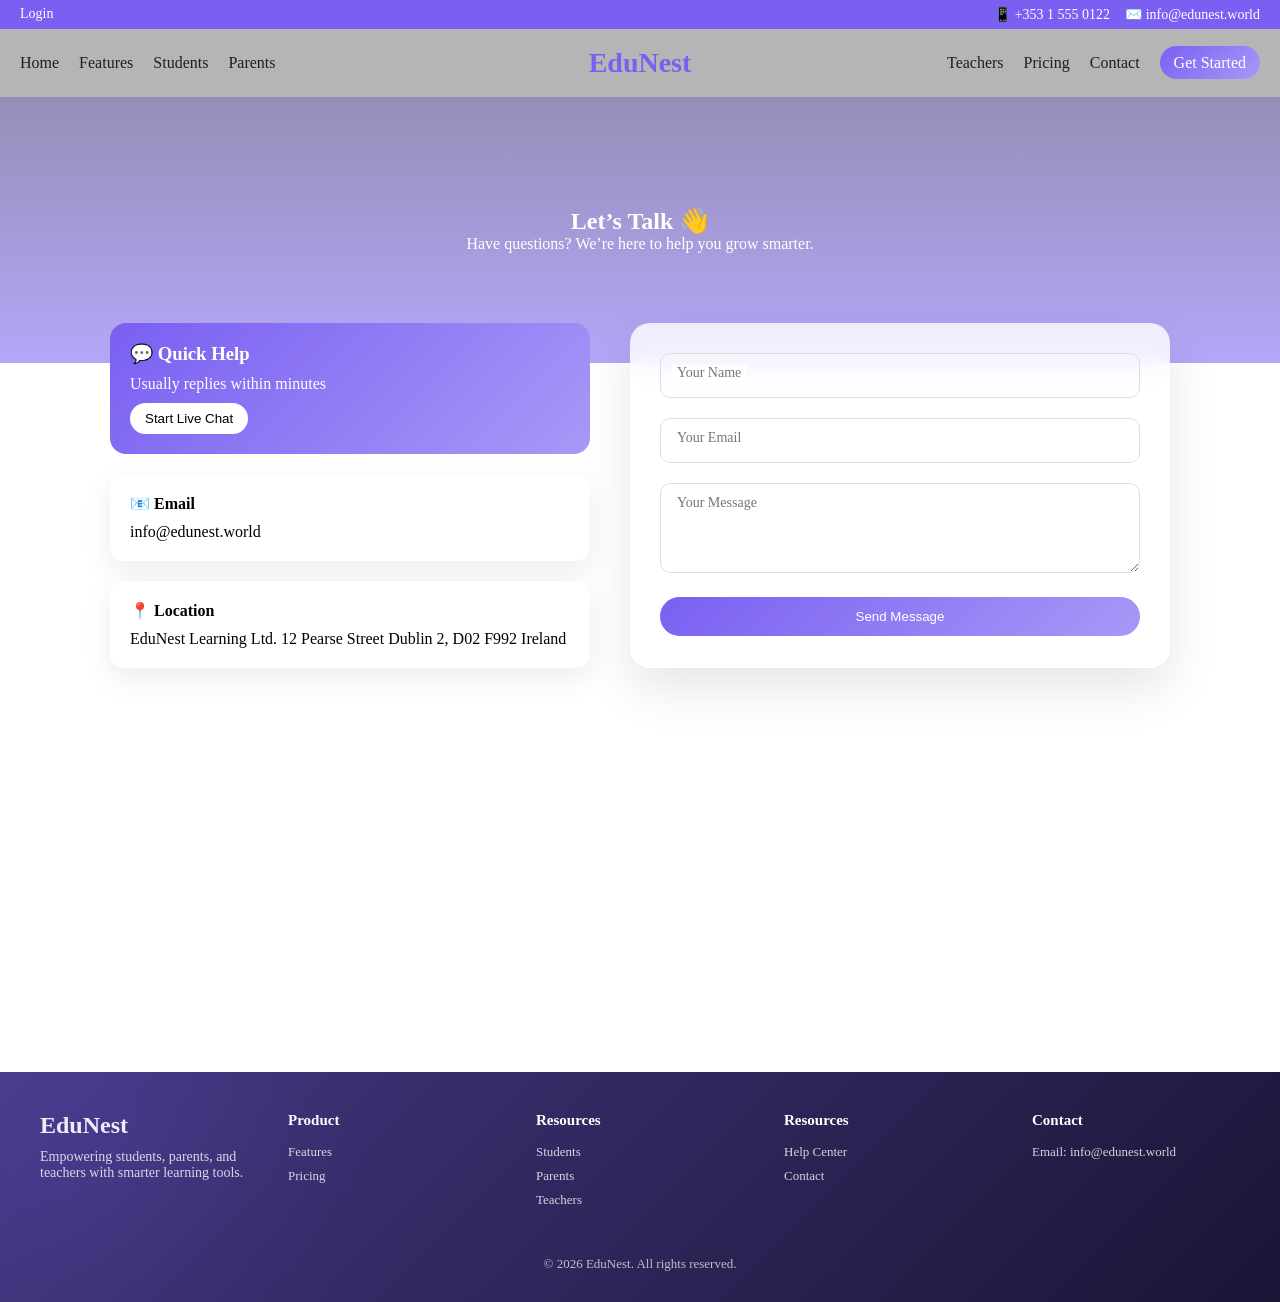
<file: contact.html>
<!DOCTYPE html>
<html lang="en">

<head>
    <meta charset="UTF-8">
    <meta name="viewport" content="width=device-width, initial-scale=1.0">
    <title>Contact Us - EduNest</title>
    <link rel="stylesheet" href="assets/css/style.css">
    <script src="https://cdnjs.cloudflare.com/ajax/libs/jquery/3.6.0/jquery.min.js"></script>
</head>

<body>
    <div class="top-bar">
        <div class="top-left">
            <span>📱 +353 1 555 0122</span>
            <span>✉️ info@edunest.world</span>
        </div>
        <div class="top-right">
            <a href="login.html">Login</a>
        </div>
    </div>

    <!-- MAIN HEADER -->
    <header class="header">
        <nav class="nav">

            <!-- LEFT MENU -->
            <ul class="nav-left">
                <li><a href="/">Home</a></li>
                <li><a href="/#features">Features</a></li>
                <li><a href="/#students">Students</a></li>
                <li><a href="/#parents">Parents</a></li>
            </ul>

            <!-- LOGO CENTER -->
            <div class="logo"><a href="/">EduNest</a></div>

            <!-- RIGHT MENU -->
            <ul class="nav-right">
                <li><a href="/#teachers">Teachers</a></li>
                <li><a href="pricing.html">Pricing</a></li>
                <li><a href="contact.html">Contact</a></li>
                <li><a href="javascript:void(0)" class="btn-primary" onclick="openModal()">Get Started</a></li>
            </ul>

            <!-- MOBILE MENU ICON -->
            <div class="menu-toggle" id="menuToggle">☰</div>

        </nav>
    </header>
    <div class="mobile-menu" id="mobileMenu">
        <a href="/">Home</a>
        <a href="/#features">Features</a>
        <a href="/#students">Students</a>
        <a href="/#parents">Parents</a>
        <a href="/#teachers">Teachers</a>
        <a href="pricing.html">Pricing</a>
        <a href="contact.html">Contact</a>
        <a href="login.html">Login</a>
        <a href="#" class="btn-primary">Get Started</a>
    </div>
    <section class="contact-hero">
        <h1>Let’s Talk 👋</h1>
        <p>Have questions? We’re here to help you grow smarter.</p>
    </section>

    <section class="contact-main">

        <!-- LEFT SIDE -->
        <div class="contact-left">

            <!-- CHAT CARD -->
            <div class="chat-card">
                <h3>💬 Quick Help</h3>
                <p>Usually replies within minutes</p>
                <button class="live-btn">Start Live Chat</button>
                <div id="toastMsg" class="toast-msg">
                    ⚠️ Please login first, then you can start chat.
                </div>
            </div>


            <!-- INFO -->
            <div class="info-card">
                <h4>📧 Email</h4>
                <p>info@edunest.world</p>
            </div>

            <div class="info-card">
                <h4>📍 Location</h4>
                <p>EduNest Learning Ltd.
                    12 Pearse Street
                    Dublin 2, D02 F992
                    Ireland</p>
            </div>

        </div>

        <!-- RIGHT SIDE -->
        <div class="contact-right">

            <form id="contactForm">

                <div class="input-group">
                    <input type="text" required>
                    <label>Your Name</label>
                </div>

                <div class="input-group">
                    <input type="email" required>
                    <label>Your Email</label>
                </div>

                <div class="input-group">
                    <textarea rows="4" required></textarea>
                    <label>Your Message</label>
                </div>

                <button type="submit" class="btn-submit">
                    Send Message
                </button>

                <p class="success-msg">✅ Message sent successfully!</p>

            </form>

        </div>

    </section>

    <!-- MAP -->
    <section class="map-section">
        <iframe
            src="https://www.google.com/maps/embed?pb=!1m18!1m12!1m3!1d3556602.428380062!2d-13.500493834853193!3d53.27316102731664!2m3!1f0!2f0!3f0!3m2!1i1024!2i768!4f13.1!3m3!1m2!1s0x48670e85c619870b%3A0x3523510470bb0f7!2sEducation%20State!5e1!3m2!1sen!2sin!4v1774634293550!5m2!1sen!2sin"
            width="600" height="450" style="border:0;" allowfullscreen="" loading="lazy"
            referrerpolicy="no-referrer-when-downgrade"></iframe>
    </section>
    <footer class="footer">

        <div class="footer-container">

            <!-- BRAND -->
            <div class="footer-col brand">
                <h3>EduNest</h3>
                <p>
                    Empowering students, parents, and teachers with smarter learning tools.
                </p>

            </div>

            <!-- EDU NEST -->

            <!-- PRODUCT -->
            <div class="footer-col">
                <h4>Product</h4>
                <ul>
                    <li><a href="/#features">Features</a></li>
                    <li><a href="pricing.html">Pricing</a></li>
                    <!-- <li><a href="contact.html">Demo</a></li> -->
                </ul>
            </div>

            <!-- RESOURCES -->
            <div class="footer-col">
                <h4>Resources</h4>
                <ul>
                    <li><a href="/#students">Students</a></li>
                    <li><a href="/#parents">Parents</a></li>
                    <li><a href="/#teachers">Teachers</a></li>
                    <!-- <li><a href="#">FAQs</a></li> -->
                </ul>
            </div>

            <!-- LEGAL -->
            <div class="footer-col">
                <h4>Resources</h4>
                <ul>
                    <li><a href="contact.html">Help Center</a></li>
                    <li><a href="contact.html">Contact</a></li>
                    <!-- <li><a href="#">FAQs</a></li> -->
                </ul>
            </div>

            <!-- CONTACT -->
            <div class="footer-col">
                <h4>Contact</h4>
                <ul>
                    <li>Email: info@edunest.world</li>
                </ul>
            </div>

        </div>

        <!-- BOTTOM -->
        <div class="footer-bottom">
            © 2026 EduNest. All rights reserved.
        </div>

    </footer>
    <div class="modal" id="demoModal">

        <div class="modal-content" id="modalBox">

            <span class="close" onclick="closeModal()">&times;</span>

            <h2>Request a Demo</h2>

            <form id="demoForm">

                <input type="text" id="name" placeholder="Full Name" required>
                <input type="email" id="email" placeholder="Email Address" required>
                <input type="phone" id="phone" maxlength="10" placeholder="Phone Number" required>
                <input type="message" id="message" placeholder="Message" required>
                <p class="" id="formError"></p>
                <button type="submit">Submit Request</button>


            </form>

        </div>

    </div>

    <script src="assets/js/script.js"></script>
    <script>
        const contacform = document.getElementById("contactForm");
        const successMsg = document.querySelector(".success-msg");

        contacform.addEventListener("submit", function (e) {
            e.preventDefault();

            // show message
            successMsg.style.display = "block";

            // reset form
            form.reset();

            // hide after 3s
            setTimeout(() => {
                successMsg.style.display = "none";
            }, 6000);
        });
        document.getElementById("phone").addEventListener("input", function () {
            this.value = this.value.replace(/[^0-9]/g, "");
        });

    </script>
</body>

</html>
</file>
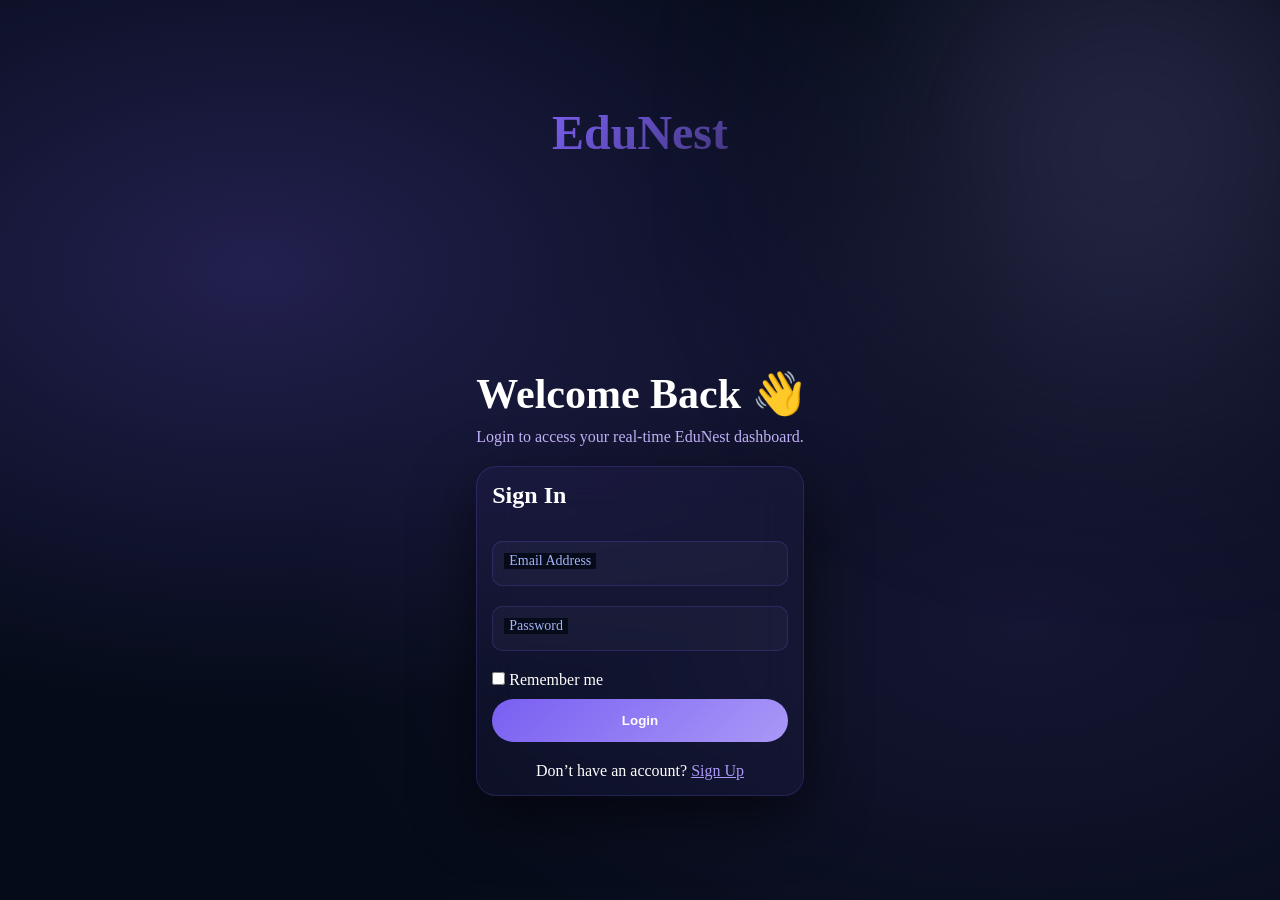
<file: login.html>
<!DOCTYPE html>
<html lang="en">

<head>
    <meta charset="UTF-8">
    <meta name="viewport" content="width=device-width, initial-scale=1.0">
    <title>Login - EduNest</title>
    <link rel="stylesheet" href="assets/css/style.css">
    <link rel="stylesheet" href="assets/css/login.css">
</head>

<body>

    <section class="login">
        <div class="logo">
            <a href="/">EduNest</a>
        </div>
        <!-- Background Glow -->
        <div class="bg-glow"></div>

        <div class="login-container">

            <!-- LEFT SIDE -->
            <div class="login-left">
                <h1>Welcome Back 👋</h1>
                <p>Login to access your real-time EduNest dashboard.</p>
            </div>

            <!-- RIGHT FORM -->
            <div class="login-card">

                <h2>Sign In</h2>

                <form id="loginForm">

                    <div class="input-group">
                        <input type="email" id="email" required>
                        <label>Email Address</label>
                        <span class="error"></span>
                    </div>

                    <div class="input-group">
                        <input type="password" id="password" required>
                        <label>Password</label>
                        <span class="error"></span>
                    </div>

                    <div class="login-options">
                        <label>
                            <input type="checkbox"> Remember me
                        </label>
                        <!-- <a href="#">Forgot Password?</a> -->
                    </div>

                    <button type="submit" class="btn-login">
                        <span class="btn-text">Login</span>
                        <span class="loader"></span>
                    </button>

                    <p id="successMsg"></p>

                    <p class="signup-text">
                        Don’t have an account? <a href="signup.html">Sign Up</a>
                    </p>

                </form>

            </div>

        </div>

    </section>
    <script>
        const form = document.getElementById("loginForm");
        const loader = document.querySelector(".loader");
        const btnText = document.querySelector(".btn-text");

        // 🔥 Dummy user (replace with API later)
        const validUser = {
            email: "test@gmail.com",
            password: "123456"
        };

        form.addEventListener("submit", function (e) {
            e.preventDefault();

            let valid = true;

            const email = document.getElementById("email");
            const password = document.getElementById("password");
            const successMsg = document.getElementById("successMsg");

            document.querySelectorAll(".error").forEach(e => e.innerText = "");
            successMsg.innerText = "";

            // Field validation
            if (!validateEmail(email.value)) {
                showError(email, "Invalid email format");
                valid = false;
            }

            if (password.value.length < 6) {
                showError(password, "Min 6 characters");
                valid = false;
            }

            if (valid) {
                loader.style.display = "inline-block";
                btnText.style.opacity = "0.5";

                setTimeout(() => {
                    loader.style.display = "none";
                    btnText.style.opacity = "1";

                    // 🔥 Credential Check
                    if (
                        email.value === validUser.email &&
                        password.value === validUser.password
                    ) {
                        successMsg.style.color = "#4ade80";
                        successMsg.innerText = "✅ Login successful!";
                        form.reset();
                    } else {
                        successMsg.style.color = "#ff6b6b";
                        successMsg.innerText = "❌ Invalid credentials";
                        form.reset();
                    }

                }, 1500);
            }
        });

        function showError(input, msg) {
            input.parentElement.querySelector(".error").innerText = msg;
        }

        function validateEmail(email) {
            return /^[^\s@]+@[^\s@]+\.[^\s@]+$/.test(email);
        }
    </script>
</body>

</html>
</file>
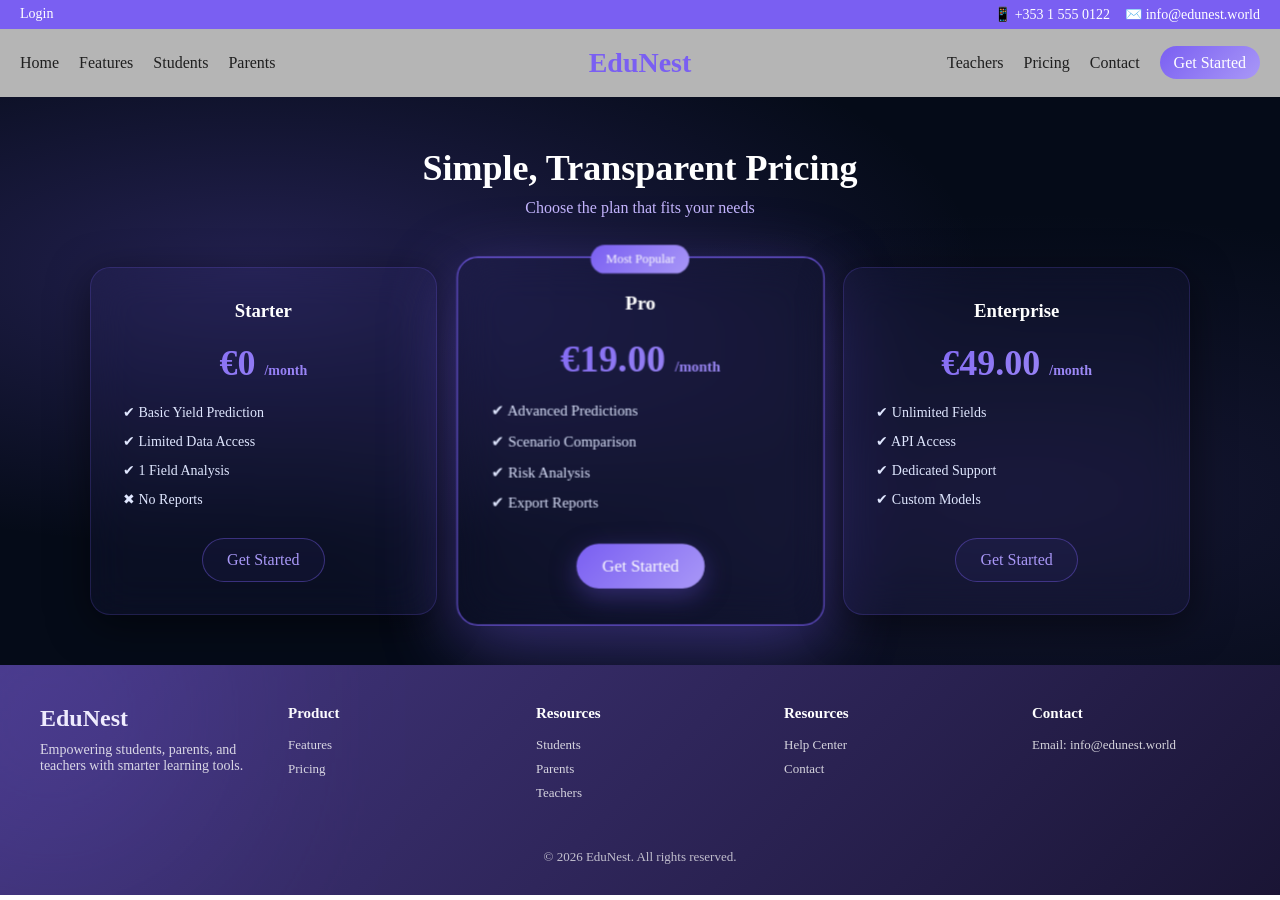
<file: pricing.html>
<!DOCTYPE html>
<html lang="en">

<head>
    <meta charset="UTF-8">
    <meta name="viewport" content="width=device-width, initial-scale=1.0">
    <title>Pricing - EduNest</title>
    <link rel="stylesheet" href="assets/css/style.css">
    <!-- jQuery -->
    <script src="https://cdnjs.cloudflare.com/ajax/libs/jquery/3.6.0/jquery.min.js"></script>
</head>

<body>
    <div class="top-bar">
        <div class="top-left">
            <span>📱 +353 1 555 0122</span>
            <span>✉️ info@edunest.world</span>
        </div>
        <div class="top-right">
            <a href="login.html">Login</a>
        </div>
    </div>

    <!-- MAIN HEADER -->
    <header class="header">
        <nav class="nav">

            <!-- LEFT MENU -->
            <ul class="nav-left">
                <li><a href="/">Home</a></li>
                <li><a href="/#features">Features</a></li>
                <li><a href="/#students">Students</a></li>
                <li><a href="/#parents">Parents</a></li>
            </ul>

            <!-- LOGO CENTER -->
            <div class="logo"><a href="/">EduNest</a></div>

            <!-- RIGHT MENU -->
            <ul class="nav-right">
                <li><a href="/#teachers">Teachers</a></li>
                <li><a href="pricing.html">Pricing</a></li>
                <!-- <li><a href="#">About</a></li> -->
                <li><a href="contact.html">Contact</a></li>
                <li><a href="javascript:void(0)" class="btn-primary" onclick="openModal()">Get Started</a></li>
            </ul>

            <!-- MOBILE MENU ICON -->
            <div class="menu-toggle" id="menuToggle">☰</div>

        </nav>
    </header>
    <div class="mobile-menu" id="mobileMenu">
        <a href="/">Home</a>
        <a href="/#features">Features</a>
        <a href="/#students">Students</a>
        <a href="/#parents">Parents</a>
        <a href="/#teachers">Teachers</a>
        <a href="pricing.html">Pricing</a>
        <a href="contact.html">Contact</a>
        <a href="login.html">Login</a>
        <a href="#" class="btn-primary">Get Started</a>
    </div>
    <section class="pricing">

        <h2 class="section-title">Simple, Transparent Pricing</h2>
        <p class="section-subtext">Choose the plan that fits your needs</p>

        <div class="pricing-grid">

            <!-- FREE -->
            <div class="pricing-card">
                <h3>Starter</h3>
                <p class="price">€0 <span>/month</span></p>

                <ul>
                    <li>✔ Basic Yield Prediction</li>
                    <li>✔ Limited Data Access</li>
                    <li>✔ 1 Field Analysis</li>
                    <li>✖ No Reports</li>
                </ul>

                <a href="contact.html" class="btn-outline">Get Started</a>
            </div>

            <!-- PRO (Highlight) -->
            <div class="pricing-card popular">
                <div class="badge">Most Popular</div>

                <h3>Pro</h3>
                <p class="price">€19.00 <span>/month</span></p>

                <ul>
                    <li>✔ Advanced Predictions</li>
                    <li>✔ Scenario Comparison</li>
                    <li>✔ Risk Analysis</li>
                    <li>✔ Export Reports</li>
                </ul>

                <a href="contact.html" class="btn-primary">Get Started</a>
            </div>

            <!-- ENTERPRISE -->
            <div class="pricing-card">
                <h3>Enterprise</h3>
                <p class="price">€49.00 <span>/month</span></p>

                <ul>
                    <li>✔ Unlimited Fields</li>
                    <li>✔ API Access</li>
                    <li>✔ Dedicated Support</li>
                    <li>✔ Custom Models</li>
                </ul>

                <a href="contact.html" class="btn-outline">Get Started</a>
            </div>

        </div>

    </section>
    <footer class="footer">

        <div class="footer-container">

            <!-- BRAND -->
            <div class="footer-col brand">
                <h3>EduNest</h3>
                <p>
                    Empowering students, parents, and teachers with smarter learning tools.
                </p>


            </div>

            <!-- EDU NEST -->

            <!-- PRODUCT -->
            <div class="footer-col">
                <h4>Product</h4>
                <ul>
                    <li><a href="/#features">Features</a></li>
                    <li><a href="pricing.html">Pricing</a></li>
                    <!-- <li><a href="contact.html">Demo</a></li> -->
                </ul>
            </div>

            <!-- RESOURCES -->
            <div class="footer-col">
                <h4>Resources</h4>
                <ul>
                    <li><a href="/#students">Students</a></li>
                    <li><a href="/#parents">Parents</a></li>
                    <li><a href="/#teachers">Teachers</a></li>
                    <!-- <li><a href="#">FAQs</a></li> -->
                </ul>
            </div>


            <!-- LEGAL -->
            <div class="footer-col">

                <h4>Resources</h4>
                <ul>
                    <li><a href="contact.html">Help Center</a></li>
                    <li><a href="contact.html">Contact</a></li>
                    <!-- <li><a href="#">FAQs</a></li> -->
                </ul>
            </div>

            <!-- CONTACT -->
            <div class="footer-col">
                <h4>Contact</h4>
                <ul>
                    <li>Email: info@edunest.world</li>
                </ul>
            </div>

        </div>

        <!-- BOTTOM -->
        <div class="footer-bottom">
            © 2026 EduNest. All rights reserved.
        </div>

    </footer>
    <div class="modal" id="demoModal">

        <div class="modal-content" id="modalBox">

            <span class="close" onclick="closeModal()">&times;</span>

            <h2>Request a Demo</h2>

            <form id="demoForm">

                <input type="text" id="name" placeholder="Full Name" required>
                <input type="email" id="email" placeholder="Email Address" required>
                <input type="phone" id="phone" maxlength="10" placeholder="Phone Number" required>
                <input type="message" id="message" placeholder="Message" required>

                <p class="" id="formError"></p>

                <button type="submit">Submit Request</button>

            </form>

        </div>

    </div>
    <script src="assets/js/script.js"></script>
    <script>
        document.getElementById("phone").addEventListener("input", function () {
            this.value = this.value.replace(/[^0-9]/g, "");
        });
    </script>
</body>

</html>
</file>
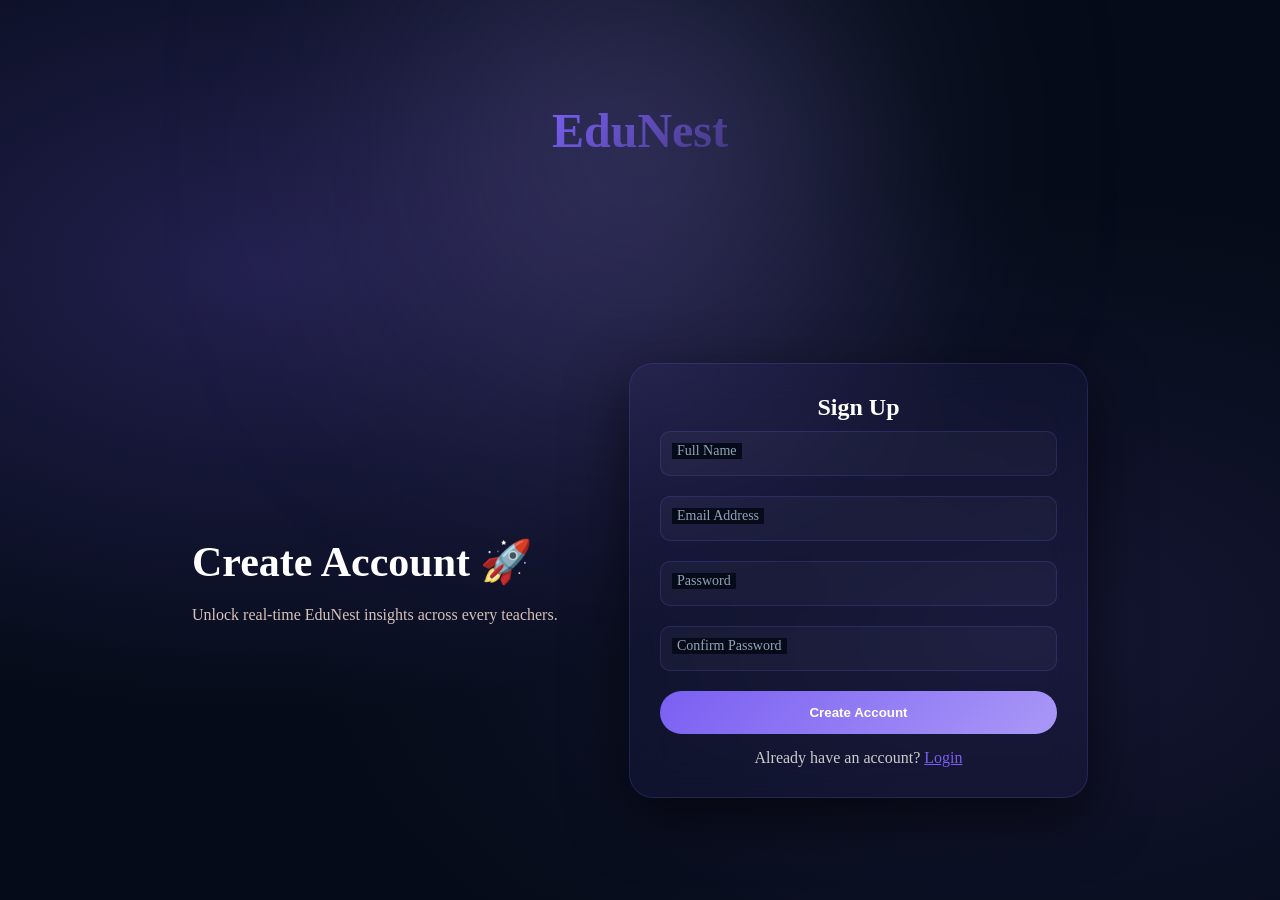
<file: signup.html>
<!DOCTYPE html>
<html lang="en">

<head>
    <meta charset="UTF-8">
    <meta name="viewport" content="width=device-width, initial-scale=1.0">
    <title>Sign Up - EduNest</title>
    <link rel="stylesheet" href="assets/css/style.css">
    <link rel="stylesheet" href="assets/css/signup.css">
</head>

<body>

    <section class="signup">
        <div class="logo">
            <a href="/">EduNest</a>
        </div>
        <!-- Glow Background -->
        <div class="bg-glow"></div>
        <div class="signup-container">
            <!-- LEFT -->
            <div class="signup-left">
                <h1>Create Account 🚀</h1>
                <p>Unlock real-time EduNest insights across every teachers.</p>
            </div>

            <!-- RIGHT FORM -->
            <div class="signup-card">

                <h2>Sign Up</h2>

                <form id="signupForm">

                    <div class="input-group">
                        <input type="text" id="name" required>
                        <label>Full Name</label>
                        <span class="error"></span>
                    </div>

                    <div class="input-group">
                        <input type="email" id="email" required>
                        <label>Email Address</label>
                        <span class="error"></span>
                    </div>

                    <div class="input-group">
                        <input type="password" id="password" required>
                        <label>Password</label>
                        <span class="error"></span>
                    </div>

                    <!-- Strength -->
                    <div id="strength"></div>

                    <div class="input-group">
                        <input type="password" id="confirmPassword" required>
                        <label>Confirm Password</label>
                        <span class="error"></span>
                    </div>

                    <button type="submit" class="btn-signup">
                        <span class="btn-text">Create Account</span>
                        <span class="loader"></span>
                    </button>

                    <p id="successMsg"></p>

                    <p class="login-text">
                        Already have an account? <a href="login.html">Login</a>
                    </p>

                </form>

            </div>

        </div>

    </section>

    <script>
        const form = document.getElementById("signupForm");
        const loader = document.querySelector(".loader");
        const btnText = document.querySelector(".btn-text");
        const strength = document.getElementById("strength");

        const passwordInput = document.getElementById("password");

        passwordInput.addEventListener("input", () => {
            const val = passwordInput.value;

            if (val.length < 6) {
                strength.innerText = "Weak password";
                strength.style.color = "red";
            } else if (val.match(/[A-Z]/) && val.match(/[0-9]/)) {
                strength.innerText = "Strong password";
                strength.style.color = "lightgreen";
            } else {
                strength.innerText = "Medium password";
                strength.style.color = "orange";
            }
        });

        form.addEventListener("submit", function (e) {
            e.preventDefault();

            let valid = true;

            const name = document.getElementById("name");
            const email = document.getElementById("email");
            const password = document.getElementById("password");
            const confirmPassword = document.getElementById("confirmPassword");
            const successMsg = document.getElementById("successMsg");

            document.querySelectorAll(".error").forEach(e => e.innerText = "");
            successMsg.innerText = "";

            if (name.value.trim() === "") {
                showError(name, "Required");
                valid = false;
            }

            if (!validateEmail(email.value)) {
                showError(email, "Invalid email");
                valid = false;
            }

            if (password.value.length < 6) {
                showError(password, "Min 6 characters");
                valid = false;
            }

            if (password.value !== confirmPassword.value) {
                showError(confirmPassword, "Passwords do not match");
                valid = false;
            }

            if (valid) {
                loader.style.display = "inline-block";
                btnText.style.opacity = "0.5";

                setTimeout(() => {
                    loader.style.display = "none";
                    btnText.style.opacity = "1";

                    successMsg.innerText = "🎉 Account created successfully!";
                    form.reset();
                    strength.innerText = "";
                }, 1500);
            }
        });

        function showError(input, msg) {
            input.parentElement.querySelector(".error").innerText = msg;
        }

        function validateEmail(email) {
            return /^[^\s@]+@[^\s@]+\.[^\s@]+$/.test(email);
        }
    </script>
</body>

</html>
</file>
<file: assets/css/style.css>
/* Reset */
:root {
    --primary: #7A5FF2;
    --secondary: #443781;
    --light: #A998F7;
}

/* RESET */
* {
    margin: 0;
    padding: 0;
    box-sizing: border-box;
}

/* =========================
   TOP BAR
========================= */
.top-bar {
    display: flex;
    justify-content: space-between;
    padding: 6px 20px;
    font-size: 14px;
    color: #ffffff;
    background: var(--primary);
    flex-direction: row-reverse;
}

.top-left {
    display: flex;
    gap: 15px;
}

.top-right a {
    color: #ffffff;
    text-decoration: none;
}

/* =========================
   HEADER
========================= */
.header {
    position: sticky;
    top: 0;
    padding: 10px 0;
    z-index: 1000;
    background: rgba(163, 163, 163, 0.8);
    backdrop-filter: blur(10px);
}

/* NAV */
.nav {
    display: flex;
    align-items: center;
    justify-content: space-between;
    padding: 15px 20px;
    position: relative;

}

/* MENUS */
.nav-left,
.nav-right {
    display: flex;
    gap: 20px;
    list-style: none;
}

.nav a {
    color: #1f1f1f;
    text-decoration: none;
    font-size: 16px;
    transition: 0.3s;
}

.nav a:hover {
    color: var(--primary);
}

/* LOGO CENTER */
nav .logo {
    position: absolute;
    left: 50%;
    transform: translateX(-50%);
}

nav .logo a {
    font-size: 28px;
    font-weight: bold;
    color: var(--primary);
    text-decoration: none;
}

/* BUTTON */
nav .btn-primary {
    padding: 8px 14px;
    border-radius: 20px;
    color: #ffffff;
    background: linear-gradient(135deg, var(--primary), var(--light));
}

/* MENU TOGGLE */
.menu-toggle {
    display: none;
    font-size: 24px;
    cursor: pointer;
    color: #fff;
}

/* =========================
   MOBILE MENU
========================= */
.mobile-menu {
    position: fixed;
    top: 0;
    right: -100%;
    width: 260px;
    height: 100%;
    background: #050b18;
    display: flex;
    flex-direction: column;
    padding: 30px 20px;
    gap: 15px;
    transition: 0.3s;
    z-index: 1111;
}

.mobile-menu a {
    color: #fff;
    text-decoration: none;
    font-size: 16px;
}

.mobile-menu.active {
    right: 0;
}

/* =========================
   TABLET (≤992px)
========================= */
@media (max-width: 992px) {

    .nav-left,
    .nav-right {
        display: none;
    }

    .menu-toggle {
        display: block;
    }

}

/* =========================
   MOBILE (≤576px)
========================= */
@media (max-width: 576px) {

    .top-bar {
        flex-direction: column;
        align-items: center;
        gap: 5px;
    }

    .top-left {
        flex-direction: column;
        align-items: center;
    }

}

/* hero banner */
.hero-slider {
    position: relative;
    height: 100vh;
    overflow: hidden;
}

/* SLIDE */
.hero-slide {
    position: absolute;
    width: 100%;
    height: 100%;
    opacity: 0;
    transition: 1s ease;
}

.hero-slide.active {
    opacity: 1;
}

/* BACKGROUND (GRADIENT + GLOW) */
.slide-1 .hero-bg {
    position: absolute;
    width: 100%;
    height: 100%;
    background: url(../images/banner2.jpg) no-repeat center center/cover;
    /* filter: blur(10px); */
    transform: scale(1.2);
}

.slide-1 .hero-bg::before {
    position: absolute;
    content: "";
    background:
        radial-gradient(circle at 20% 30%, var(--light), transparent 40%),
        radial-gradient(circle at 80% 70%, var(--primary), transparent 40%),
        linear-gradient(135deg, var(--secondary), #000);
    width: 100%;
    height: 100%;
    opacity: .6;
}

.slide-2 .hero-bg {
    position: absolute;
    width: 100%;
    height: 100%;
    background: url(../images/banner1.jpg) no-repeat center center/cover;
    /* filter: blur(10px); */
    transform: scale(1.2);
}

/* CONTENT CENTER */
.hero-content {
    position: relative;
    z-index: 2;
    text-align: center;
    color: #fff;
    top: 50%;
    transform: translateY(-50%);
    max-width: 700px;
    margin: auto;
    padding: 20px;
}

.hero-content h1 {
    font-size: 56px;
    font-weight: 700;
    margin-bottom: 20px;
}

.hero-content p {
    font-size: 18px;
    line-height: 1.6;
    opacity: 0.9;
    margin-bottom: 30px;
}

/* BUTTONS */
.hero-buttons a {
    margin: 0 10px;
}

.btn-primary {
    background: linear-gradient(135deg, var(--primary), var(--light));
    padding: 14px 26px;
    border-radius: 30px;
    color: #fff;
    text-decoration: none;
    font-weight: 500;
}

.btn-glass {
    border: 1px solid rgba(255, 255, 255, 0.4);
    padding: 14px 26px;
    border-radius: 30px;
    color: #fff;
    text-decoration: none;
    backdrop-filter: blur(10px);
}

/* FLOATING CARDS */
.floating-cards .card {
    position: absolute;
    background: rgba(255, 255, 255, 0.1);
    backdrop-filter: blur(12px);
    padding: 12px 18px;
    border-radius: 12px;
    color: #fff;
    font-size: 14px;
    animation: float 6s infinite ease-in-out;
}

/* CARD POSITIONS */
.floating-cards .card1 {
    top: 20% !important;
    left: 15% !important;
}

.floating-cards .card2 {
    bottom: 20% !important;
    right: 15% !important;
}

.floating-cards .card3 {
    top: 60%;
    left: 10%;
}

/* FLOAT ANIMATION */
@keyframes float {

    0%,
    100% {
        transform: translateY(0);
    }

    50% {
        transform: translateY(-20px);
    }
}

/* DOTS */
.hero-dots {
    position: absolute;
    bottom: 30px;
    width: 100%;
    text-align: center;
}

.dot {
    height: 10px;
    width: 10px;
    margin: 5px;
    background: #fff;
    display: inline-block;
    border-radius: 50%;
    opacity: 0.4;
}

.dot.active {
    opacity: 1;
    background: var(--primary);
}

/* RESPONSIVE */
@media (max-width: 768px) {
    .hero-content h1 {
        font-size: 34px;
    }

    .hero-content p {
        font-size: 14px;
    }

    .floating-cards {
        display: none;
    }
}

/* features */
.highlights {
    padding: 60px 20px;
    background: linear-gradient(135deg, var(--primary), #ffffff);
    text-align: center;
}

.highlights .section-title {
    font-size: 36px;
    margin-bottom: 60px;
    color: var(--secondary);
}

/* GRID */
.highlight-grid {
    display: grid;
    grid-template-columns: repeat(4, 1fr);
    gap: 25px;
}

/* CARD */
.highlight-card {
    position: relative;
    padding: 30px 20px;
    border-radius: 20px;
    background: rgba(255, 255, 255, 0.251);
    backdrop-filter: blur(12px);
    transition: 0.4s;
    overflow: hidden;
}

/* GLOW EFFECT */
.highlight-card::before {
    content: "";
    position: absolute;
    inset: 0;
    background: linear-gradient(135deg, var(--primary), var(--light));
    opacity: 0;
    transition: 0.4s;
    z-index: 0;
}

.highlight-card:hover::before {
    opacity: 0.1;
}

/* CONTENT */
.highlight-card * {
    position: relative;
    z-index: 2;
}

.icon {
    font-size: 32px;
    margin-bottom: 15px;
}

.highlight-card h3 {
    font-size: 20px;
    margin-bottom: 10px;
    color: var(--secondary);
}

.highlight-card p {
    font-size: 14px;
    color: #555;
}

/* HOVER EFFECT */
.highlight-card:hover {
    transform: translateY(-10px) scale(1.02);
    box-shadow: 0 15px 40px rgba(122, 95, 242, 0.2);
}

/* RESPONSIVE */
@media (max-width: 992px) {
    .highlight-grid {
        grid-template-columns: repeat(2, 1fr);
    }
}

@media (max-width: 576px) {
    .highlight-grid {
        grid-template-columns: 1fr;
    }
}

/* showcase */
/* SECTION */
.app-showcase {
    padding: 40px 20px;
    text-align: center;
    background: linear-gradient(135deg, #ffffff, #f7f5ff);
}

.app-showcase h2 {
    font-size: 38px;
    margin-bottom: 60px;
    color: var(--secondary);
}

/* CONTAINER */
.slider-container {
    position: relative;
    display: flex;
    align-items: center;
}

/* SLIDER */
.slider {
    display: flex;
    gap: 30px;
    overflow-x: auto;
    scroll-behavior: smooth;
    padding: 20px;
}

/* HIDE SCROLLBAR */
.slider::-webkit-scrollbar {
    display: none;
}

/* SLIDE */
.slide {
    min-width: 300px;
    position: relative;
    border-radius: 20px;
    overflow: hidden;
    transform: scale(0.85);
    opacity: 0.5;
    transition: 0.4s;
}

/* IMAGE */
.slide img {
    width: 200px;
    height: 400px;
    margin: 0 auto;
    object-fit: contain;
    display: block;
    border-radius: 20px;
}

/* OVERLAY */
.overlay {
    position: absolute;
    bottom: 10px;
    left: 10px;
    right: 10px;
    padding: 10px 15px;
    border-radius: 10px;
    background: rgba(0, 0, 0, 0.5);
    color: #fff;
    font-size: 14px;
    backdrop-filter: blur(10px);
}

/* ACTIVE CENTER */
.slide.active {
    transform: scale(1.1);
    opacity: 1;
}

/* NAV BUTTONS */
.nav-btn {
    position: absolute;
    background: #7A5FF2;
    color: #ffffff;
    border: none;
    font-size: 30px;
    padding: 10px 15px;
    cursor: pointer;
    border-radius: 50%;
    z-index: 5;
}

.prev {
    left: 0;
}

.next {
    right: 0;
}

/* RESPONSIVE */
@media (max-width: 768px) {
    .slide {
        min-width: 240px;
    }

    .nav-btn {
        display: none;
    }
}

/* students */


/* SECTION */
.students-section {
    padding: 60px 20px;
    background: linear-gradient(135deg, var(--primary), var(--light));
    position: relative;
    overflow: hidden;
}

/* CONTAINER */
.students-container {
    display: flex;
    align-items: center;
    justify-content: space-between;
    gap: 60px;
    max-width: 1200px;
    margin: auto;
}

/* LEFT CONTENT */
.students-content {
    flex: 1;
}

.students-content h2 {
    font-size: 40px;
    color: #ffffff;
    margin-bottom: 20px;
}

.students-section .subtitle {
    font-size: 16px;
    margin-bottom: 25px;
    color: #cfcfcf;
}

/* FEATURES */
.students-section .features {
    list-style: none;
    margin-bottom: 30px;
}

.students-section .features li {
    margin-bottom: 12px;
    font-size: 15px;
    color: #ffffff;
}

/* BUTTON */
.students-content .btn-primary {
    background: linear-gradient(135deg, #f7f5ff, #ffffff);
    padding: 12px 24px;
    border-radius: 30px;
    color: var(--primary) !important;
    text-decoration: none;
}

/* RIGHT CARDS */
.students-cards {
    flex: 1;
    position: relative;
    height: 350px;
}

/* CARD STYLE */
.game-card {
    position: absolute;
    background: rgba(255, 255, 255, 0.7);
    backdrop-filter: blur(12px);
    padding: 20px;
    border-radius: 16px;
    box-shadow: 0 10px 30px rgba(0, 0, 0, 0.1);
    text-align: center;
    width: 140px;
    transition: 0.3s;
}

/* CARD ICON */
.game-card span {
    font-size: 28px;
    display: block;
    margin-bottom: 8px;
}

/* FLOAT ANIMATION */
@keyframes float {

    0%,
    100% {
        transform: translateY(0);
    }

    50% {
        transform: translateY(-15px);
    }
}

/* POSITIONING */
.students-cards .card1 {
    top: 0;
    left: 40%;
    animation: float 5s infinite;
}

.students-cards .card2 {
    top: 120px;
    left: 10%;
    animation: float 6s infinite;
}

.students-cards .card3 {
    top: 120px;
    right: 10%;
    animation: float 4s infinite;
}

.students-cards .card4 {
    bottom: 0;
    left: 40%;
    animation: float 7s infinite;
}

/* HOVER */
.game-card:hover {
    transform: scale(1.1);
}

/* BACKGROUND GLOW */
.students-section::before {
    content: "";
    position: absolute;
    width: 300px;
    height: 300px;
    background: var(--primary);
    opacity: 0.15;
    filter: blur(120px);
    top: -100px;
    left: -100px;
}

.students-section::after {
    content: "";
    position: absolute;
    width: 300px;
    height: 300px;
    background: var(--light);
    opacity: 0.2;
    filter: blur(120px);
    bottom: -100px;
    right: -100px;
}

/* RESPONSIVE */
@media (max-width: 992px) {
    .students-container {
        flex-direction: column;
        text-align: center;
    }

    .students-cards {
        height: 300px;
    }

    .game-card {
        display: none;
    }
}

/* parents */
/* SECTION */
.parents-section {
    padding: 60px 20px;
    background: #ffffff;
}

/* CONTAINER */
.parents-container {
    max-width: 1200px;
    margin: auto;
    display: flex;
    align-items: center;
    gap: 60px;
}

/* DASHBOARD */
.parents-dashboard {
    flex: 1;
    display: grid;
    grid-template-columns: repeat(2, 1fr);
    gap: 20px;
}

/* CARD */
.dashboard-card {
    background: #fff;
    border-radius: 16px;
    padding: 20px;
    box-shadow: 0 10px 30px rgba(0, 0, 0, 0.08);
    transition: 0.3s;
}

.dashboard-card:hover {
    transform: translateY(-5px);
}

/* HEADINGS */
.dashboard-card h4 {
    font-size: 14px;
    margin-bottom: 10px;
    color: var(--secondary);
}

/* PROGRESS BAR */
.progress-bar {
    background: #eee;
    height: 8px;
    border-radius: 10px;
    overflow: hidden;
    margin-bottom: 8px;
}

.progress-bar span {
    display: block;
    height: 100%;
    background: linear-gradient(90deg, var(--primary), var(--light));
    border-radius: 10px;
}

/* TEXT */
.dashboard-card p {
    font-size: 13px;
    color: #555;
}

/* RIGHT CONTENT */
.parents-content {
    flex: 1;
}

.parents-content h2 {
    font-size: 40px;
    color: var(--secondary);
    margin-bottom: 20px;
}

.parents-content .subtitle {
    font-size: 16px;
    margin-bottom: 25px;
    color: #555;
}

/* FEATURES */
.parents-content .features {
    list-style: none;
    margin-bottom: 30px;
}

.parents-content .features li {
    margin-bottom: 12px;
    font-size: 15px;
}

/* BUTTON */
.btn-primary {
    background: linear-gradient(135deg, var(--primary), var(--light));
    padding: 12px 24px;
    border-radius: 30px;
    color: #fff;
    text-decoration: none;
}

/* RESPONSIVE */
@media (max-width: 992px) {
    .parents-container {
        flex-direction: column;
        text-align: center;
    }

    .parents-dashboard {
        grid-template-columns: 1fr;
    }
}

/* teacher */
/* SECTION */
.teachers-section {
    padding: 60px 20px;
    background: linear-gradient(135deg, var(--secondary), var(--light));
}

/* CONTAINER */
.teachers-container {
    max-width: 1200px;
    margin: auto;
    display: flex;
    align-items: center;
    gap: 60px;
}

/* LEFT CONTENT */
.teachers-content {
    flex: 1;
}

.teachers-content h2 {
    font-size: 40px;
    color: #ffffff;
    margin-bottom: 20px;
}

.teachers-content .subtitle {
    font-size: 16px;
    margin-bottom: 25px;
    color: #f7f5ff;
}

/* FEATURES */
.teachers-content .features {
    list-style: none;
    margin-bottom: 30px;
}

.teachers-content .features li {
    margin-bottom: 12px;
    font-size: 15px;
    color: #ffffff;
}

/* BUTTON */
.teachers-section .btn-primary {
    background: linear-gradient(135deg, #f7f5ff, #ffffff);
    padding: 12px 24px;
    border-radius: 30px;
    color: var(--primary) !important;
    text-decoration: none;
}

/* RIGHT UI */
.teachers-ui {
    flex: 1;
    display: flex;
    flex-direction: column;
    gap: 20px;
}

/* TASK CARD */
.task-card {
    background: #fff;
    border-radius: 14px;
    padding: 18px;
    box-shadow: 0 10px 25px rgba(0, 0, 0, 0.08);
    transition: 0.3s;
}

.task-card:hover {
    transform: translateY(-5px);
}

/* HEADER */
.task-header {
    display: flex;
    justify-content: space-between;
    font-size: 14px;
    margin-bottom: 8px;
}

/* STATUS BADGE */
.status {
    background: #eee;
    padding: 3px 10px;
    border-radius: 10px;
    font-size: 12px;
}

.status.done {
    background: #d1fae5;
    color: #065f46;
}

.status.active {
    background: #ede9fe;
    color: var(--primary);
}

/* TEXT */
.task-card p {
    font-size: 13px;
    color: #555;
}

/* RESPONSIVE */
@media (max-width: 992px) {
    .teachers-container {
        flex-direction: column;
        text-align: center;
    }
}

/* powerful features */

/* SECTION */
.features-deep {
    padding: 60px 20px;
    background: linear-gradient(135deg, #ffffff, #f7f5ff);
}

/* CONTAINER */
.fd-container {
    max-width: 1200px;
    margin: auto;
    display: flex;
    gap: 60px;
    align-items: center;
}

/* LEFT */
.fd-left {
    flex: 1;
}

.fd-left h2 {
    font-size: 38px;
    margin-bottom: 30px;
    color: var(--secondary);
}

/* TABS */
.fd-tabs {
    display: flex;
    flex-direction: column;
    gap: 15px;
}

.fd-tab {
    padding: 14px 18px;
    border-radius: 12px;
    background: #f3f2ff;
    cursor: pointer;
    transition: 0.3s;
    font-size: 15px;
}

.fd-tab:hover {
    background: #e8e6ff;
}

.fd-tab.active {
    background: linear-gradient(135deg, var(--primary), var(--light));
    color: #fff;
}

/* RIGHT */
.fd-right {
    flex: 1;
    position: relative;
}

/* CONTENT */
.fd-content {
    display: none;
    background: rgba(255, 255, 255, 0.7);
    backdrop-filter: blur(14px);
    border-radius: 20px;
    padding: 30px;
    box-shadow: 0 20px 50px rgba(0, 0, 0, 0.1);
}

.fd-content.active {
    display: block;
}

/* MOCKUP */
.mockup {
    margin-top: 20px;
    height: 180px;
    border-radius: 12px;
    background: linear-gradient(135deg, var(--light), var(--primary));
    display: flex;
    align-items: center;
    justify-content: center;
    color: #fff;
}

/* RESPONSIVE */
@media (max-width: 992px) {
    .fd-container {
        flex-direction: column;
    }
}


/* SECTION */
.testimonials {
    padding: 60px 20px;
    text-align: center;
    background: linear-gradient(135deg, var(--primary), var(--light));
}

.testimonials h2 {
    font-size: 36px;
    margin-bottom: 60px;
    color: var(--secondary);
}

/* SLIDER */
.testi-slider {
    overflow: hidden;
}

.testi-track {
    display: flex;
    gap: 30px;
    transition: 0.5s;
}

/* CARD */
.testi-card {
    min-width: 320px;
    padding: 30px;
    border-radius: 20px;
    background: rgba(255, 255, 255, 0.7);
    backdrop-filter: blur(14px);
    box-shadow: 0 15px 40px rgba(0, 0, 0, 0.1);
    text-align: left;
    transform: scale(0.85);
    opacity: 0.5;
    transition: 0.4s;
}

/* ACTIVE CENTER */
.testi-card.active {
    transform: scale(1);
    opacity: 1;
}

/* TEXT */
.testi-card p {
    font-size: 16px;
    margin-bottom: 20px;
}

/* USER */
.user {
    display: flex;
    align-items: center;
    gap: 10px;
}

.user img {
    width: 50px;
    height: 50px;
    border-radius: 50%;
}

.user h4 {
    font-size: 14px;
    margin: 0;
}

.user span {
    font-size: 12px;
    color: #777;
}

/* RESPONSIVE */
@media (max-width: 768px) {
    .testi-card {
        min-width: 260px;
    }
}

/* footer */
/* FOOTER */
.footer {
    background: linear-gradient(135deg, var(--secondary), #1a1535);
    color: #fff;
    padding: 40px 20px 30px;
    position: relative;
    overflow: hidden;
}

/* GLOW EFFECT */
.footer::before {
    content: "";
    position: absolute;
    width: 300px;
    height: 300px;
    background: var(--primary);
    filter: blur(120px);
    opacity: 0.2;
    top: -100px;
    left: -100px;
}

/* CONTAINER */
.footer-container {
    max-width: 1200px;
    margin: auto;
    display: grid;
    grid-template-columns: repeat(5, 1fr);
    gap: 40px;
}

/* BRAND */
.brand h3 {
    font-size: 24px;
    margin-bottom: 10px;
}

.brand p {
    font-size: 14px;
    opacity: 0.8;
    margin-bottom: 15px;
}

/* SOCIAL */
.socials a {
    margin-right: 10px;
    font-size: 18px;
    text-decoration: none;
}

/* COLUMN */
.footer-col h4 {
    margin-bottom: 15px;
    font-size: 15px;
}

.footer-col ul {
    list-style: none;
}

.footer-col ul li {
    margin-bottom: 8px;
    font-size: 13px;
    opacity: 0.8;
}

.footer-col ul li a {
    color: #fff;
    text-decoration: none;
}

.footer-col ul li a:hover {
    color: var(--light);
}

/* NEWSLETTER */
.newsletter {
    margin-top: 10px;
    display: flex;
}

.newsletter input {
    padding: 8px;
    border: none;
    outline: none;
    border-radius: 6px 0 0 6px;
    width: 100%;
}

.newsletter button {
    background: var(--primary);
    border: none;
    color: #fff;
    padding: 8px 12px;
    border-radius: 0 6px 6px 0;
    cursor: pointer;
}

/* BOTTOM */
.footer-bottom {
    text-align: center;
    margin-top: 40px;
    font-size: 13px;
    opacity: 0.7;
}

/* RESPONSIVE */
@media (max-width: 992px) {
    .footer-container {
        grid-template-columns: repeat(3, 1fr);
    }
}

@media (max-width: 576px) {
    .footer-container {
        grid-template-columns: 1fr;
        text-align: center;
    }

    .newsletter {
        flex-direction: column;
    }

    .newsletter input,
    .newsletter button {
        border-radius: 6px;
        margin-bottom: 5px;
    }
}


/* contact-us page */
/* SECTION */
/* HERO */
.contact-hero {
    padding: 110px 20px;
    text-align: center;
    background:
        linear-gradient(rgba(69, 55, 129, 0.566), rgba(122, 95, 242, 0.557)),
        url('https://images.unsplash.com/photo-1521737604893-d14cc237f11d');
    background-size: cover;
    background-position: center;
    color: #fff;
}

/* MAIN */
.contact-main {
    display: flex;
    max-width: 1100px;
    margin: -60px auto 80px;
    gap: 40px;
    padding: 20px;
}

/* LEFT */
.contact-left {
    flex: 1;
    display: flex;
    flex-direction: column;
    gap: 20px;
}

/* CHAT CARD */
.chat-card {
    background: linear-gradient(135deg, #7A5FF2, #A998F7);
    padding: 20px;
    border-radius: 16px;
    color: #fff;
}

.chat-card h3 {
    margin-bottom: 10px;
}

.chat-card button {
    margin-top: 10px;
    background: #fff;
    border: none;
    padding: 8px 15px;
    border-radius: 20px;
    cursor: pointer;
}

/* INFO CARD */
.info-card {
    background: #fff;
    padding: 20px;
    border-radius: 14px;
    box-shadow: 0 10px 30px rgba(0, 0, 0, 0.08);
}

.info-card h4 {
    margin-bottom: 10px;
}

/* RIGHT FORM */
.contact-right {
    flex: 1;
    background: rgba(255, 255, 255, 0.8);
    backdrop-filter: blur(14px);
    padding: 30px;
    border-radius: 20px;
    box-shadow: 0 20px 50px rgba(0, 0, 0, 0.1);
}

/* INPUT GROUP */
.input-group {
    position: relative;
    margin-bottom: 20px;
}

.input-group input,
.input-group textarea {
    width: 100%;
    padding: 14px;
    border: 1px solid #ddd;
    border-radius: 10px;
    outline: none;
    background: transparent;
}

/* FLOAT LABEL */
.input-group label {
    position: absolute;
    left: 12px;
    top: 12px;
    font-size: 14px;
    color: #777;
    transition: 0.3s;
    background: #fff;
    padding: 0 5px;
}

/* ACTIVE LABEL */
.input-group input:focus+label,
.input-group textarea:focus+label,
.input-group input:valid+label,
.input-group textarea:valid+label {
    top: -8px;
    font-size: 12px;
    color: #7A5FF2;
}

/* BUTTON */
.btn-submit {
    width: 100%;
    padding: 12px;
    border: none;
    background: linear-gradient(135deg, #7A5FF2, #A998F7);
    color: #fff;
    border-radius: 25px;
    cursor: pointer;
}

/* SUCCESS */
.success-msg {
    display: none;
    margin-top: 10px;
    color: green;
}

/* MAP */
.map-section iframe {
    width: 100%;
    height: 300px;
    border: none;
}

/* RESPONSIVE */
@media (max-width: 992px) {
    .contact-main {
        flex-direction: column;
        margin-top: -40px;
    }
}


/* pricing page */
.pricing {
    padding: 50px 20px;
    text-align: center;
    position: relative;
    overflow: hidden;
    background:
        radial-gradient(at 20% 30%, rgba(122, 95, 242, 0.25), transparent 50%),
        radial-gradient(at 80% 70%, rgba(68, 55, 129, 0.25), transparent 50%),
        #050b18;
}

/* TITLE */
.pricing .section-title {
    font-size: 36px;
    margin-bottom: 10px;
    color: #fff;
}

.section-subtext {
    color: #c4b5fd;
    margin-bottom: 50px;
}

/* GRID */
.pricing-grid {
    display: grid;
    grid-template-columns: repeat(3, 1fr);
    gap: 30px;
    max-width: 1100px;
    margin: auto;
}

/* CARD */
.pricing-card {
    background: rgba(122, 95, 242, 0.05);
    border: 1px solid rgba(122, 95, 242, 0.2);
    padding: 32px;
    border-radius: 20px;
    backdrop-filter: blur(20px);
    transition: 0.4s;
    position: relative;
    box-shadow: 0 10px 40px rgba(0, 0, 0, 0.5);

}

.pricing-card h3 {
    color: #ffffff;
}

.pricing-card ul {
    margin-bottom: 30px;
}

.pricing-card ul li {
    list-style: none;
    text-align: left;
}

/* Hover Glow */
.pricing-card:hover {
    transform: translateY(-12px) scale(1.02);
    border-color: #7A5FF2;
    box-shadow: 0 20px 60px rgba(122, 95, 242, 0.25);
}

/* POPULAR */
.popular {
    transform: scale(1.06);
    border: 1px solid #7A5FF2;
    box-shadow: 0 20px 70px rgba(122, 95, 242, 0.4);
}

/* Glow ring */
.popular::before {
    content: "";
    position: absolute;
    inset: -2px;
    border-radius: 20px;
    z-index: -1;
    filter: blur(12px);
}

/* BADGE */
.badge {
    position: absolute;
    top: -12px;
    left: 50%;
    transform: translateX(-50%);

    background: linear-gradient(135deg, #7A5FF2, #A998F7);
    color: #fff;

    padding: 6px 14px;
    border-radius: 999px;
    font-size: 12px;
}

/* PRICE */
.price {
    font-size: 36px;
    margin: 20px 0;
    font-weight: 600;

    background: linear-gradient(135deg, #7A5FF2, #A998F7);
    -webkit-background-clip: text;
    -webkit-text-fill-color: transparent;
}

.price span {
    font-size: 14px;
    color: #a5b4fc;
}

/* LIST */
.pricing-card ul li {
    margin-bottom: 12px;
    font-size: 14px;
    color: #e0e7ff;
}

/* BUTTON PRIMARY */
.pricing .btn-primary {
    display: inline-block;
    padding: 12px 24px;
    border-radius: 999px;

    background: linear-gradient(135deg, #7A5FF2, #A998F7);
    color: #fff;
    text-decoration: none;

    transition: 0.3s;
    box-shadow: 0 8px 25px rgba(122, 95, 242, 0.35);
}

.pricing .btn-primary:hover {
    transform: translateY(-2px);
}

/* BUTTON OUTLINE */
.pricing .btn-outline {
    display: inline-block;
    padding: 12px 24px;
    border-radius: 999px;

    border: 1px solid rgba(122, 95, 242, 0.4);
    color: #A998F7;
    text-decoration: none;

    background: rgba(122, 95, 242, 0.05);
}

/* MOBILE */
@media (max-width: 900px) {
    .pricing-grid {
        grid-template-columns: 1fr;
    }

    .popular {
        transform: none;
    }
}

/* popup css */
/* BUTTON */
.demo-btn {
    padding: 12px 24px;
    background: linear-gradient(135deg, #00B4FF, #0068D1);
    color: #fff;
    border: none;
    border-radius: 10px;
    cursor: pointer;
    font-weight: 600;
    box-shadow: 0 8px 25px rgba(0, 180, 255, 0.35);
    transition: 0.3s;
}

.demo-btn:hover {
    transform: translateY(-2px);
    box-shadow: 0 12px 35px rgba(0, 180, 255, 0.6);
}

/* BACKDROP */
.modal {
    display: none;
    position: fixed;
    inset: 0;

    background: rgba(5, 11, 24, 0.7);
    backdrop-filter: blur(12px);

    justify-content: center;
    align-items: center;
    z-index: 1000;
}

/* MODAL BOX */
.modal-content {
    background: rgba(10, 20, 40, 0.85);
    backdrop-filter: blur(20px);

    padding: 30px;
    border-radius: 18px;
    width: 420px;
    max-width: 90%;

    color: #fff;
    text-align: center;
    position: relative;

    border: 1px solid rgba(0, 180, 255, 0.2);
    box-shadow: 0 20px 60px rgba(0, 0, 0, 0.6);

    animation: fadeIn 0.4s ease;
}

/* CLOSE */
.close {
    position: absolute;
    top: 12px;
    right: 16px;
    font-size: 20px;
    cursor: pointer;
    color: #94a3b8;
    transition: 0.3s;
}

.close:hover {
    color: #00B4FF;
}

/* FORM */
.modal-content form {
    display: flex;
    flex-direction: column;
    gap: 14px;
    margin-top: 20px;
}

/* INPUT */
.modal-content input {
    padding: 12px;
    border-radius: 8px;
    border: 1px solid rgba(0, 180, 255, 0.2);
    background: rgba(255, 255, 255, 0.05);
    color: #fff;
    outline: none;
    transition: 0.3s;
}

.modal-content input::placeholder {
    color: #94a3b8;
}

.modal-content input:focus {
    border-color: #7A5FF2;
    box-shadow: 0 0 0 2px rgba(0, 180, 255, 0.2);
}

/* SUBMIT BUTTON */
.modal-content button {
    padding: 12px;
    border-radius: 8px;
    border: none;

    background: linear-gradient(135deg, var(--primary), var(--light));
    color: #fff;
    font-weight: 600;

    cursor: pointer;
    transition: 0.3s;
}

.modal-content button:hover {
    transform: translateY(-2px);
}

/* ERROR */
.error {
    color: #ff6b6b;
    font-size: 13px !important;
    min-height: 18px;
}

/* SUCCESS */
.success {
    color: var(--primary);
    font-weight: 500;
}

/* ANIMATION */
@keyframes fadeIn {
    from {
        opacity: 0;
        transform: scale(0.9) translateY(10px);
    }

    to {
        opacity: 1;
        transform: scale(1) translateY(0);
    }
}

/* SHAKE */
.shake {
    animation: shake 0.3s;
}

@keyframes shake {
    0% {
        transform: translateX(0);
    }

    25% {
        transform: translateX(-6px);
    }

    50% {
        transform: translateX(6px);
    }

    75% {
        transform: translateX(-6px);
    }

    100% {
        transform: translateX(0);
    }
}

.toast-msg {
    position: fixed;
    top: 20px;
    right: 20px;
    background: linear-gradient(135deg, #7A5FF2, #A998F7);
    color: #fff;
    padding: 12px 18px;
    border-radius: 10px;
    font-size: 14px;
    pointer-events: none;
    opacity: 0;
    transform: translateY(20px);
    transition: 0.3s;
    z-index: 9999;
}

.toast-msg.show {
    opacity: 1;
    transform: translateY(0);
}
</file>
<file: assets/css/login.css>
.login {
    min-height: 100vh;
    display: flex;
    align-items: center;
    justify-content: center;
    position: relative;
    overflow: hidden;
    flex-wrap: wrap;

    background:
        radial-gradient(at 20% 30%, rgba(122, 95, 242, 0.25), transparent 50%),
        radial-gradient(at 80% 70%, rgba(68, 55, 129, 0.25), transparent 50%),
        #050b18;
}
.login .logo{
    width: 100%;
    text-align: center;
}

/* LOGO */
.login .logo a {
    background: linear-gradient(135deg, var(--primary), var(--secondary));
    -webkit-background-clip: text;
    -webkit-text-fill-color: transparent;
    font-size: 48px;
    font-weight: 700;
    text-decoration: none;
}

/* GLOW BACKGROUND */
.bg-glow {
    position: absolute;
    width: 500px;
    height: 500px;
    background: radial-gradient(circle, rgba(169, 152, 247, 0.3), transparent);
    filter: blur(120px);
    top: -100px;
    right: -100px;
}

/* LEFT TEXT */
.login-left{
    margin-bottom: 20px;
    text-align: center;
}
.login-left h1 {
    font-size: 42px;
    margin-bottom: 10px;
    color: #fff;
}

.login-left p {
    color: #c4b5fd;
}

/* CARD */
.login-card {
    flex: 1;
    padding: 15px;
    border-radius: 20px;

    background: rgba(122, 95, 242, 0.05);
    backdrop-filter: blur(20px);
    border: 1px solid rgba(122, 95, 242, 0.2);

    box-shadow: 0 20px 60px rgba(0, 0, 0, 0.6);
}

.login-card h2 {
    color: #fff;
    margin-bottom: 2rem;
}

/* INPUT */
.input-group input {
    width: 100%;
    padding: 14px;
    border-radius: 10px;
    border: 1px solid rgba(122, 95, 242, 0.2);
    background: rgba(255, 255, 255, 0.03);
    color: #fff;
}

/* FOCUS */
.input-group input:focus {
    border-color: #7A5FF2;
    box-shadow: 0 0 0 2px rgba(122, 95, 242, 0.25);
}

/* LABEL */
.input-group label {
    background: #050b18;
    color: #a5b4fc;
}

.input-group input:focus+label,
.input-group input:valid+label {
    color: #A998F7;
}

/* LINKS */
.login-options{
    display: flex;
    justify-content: space-between;
    margin-bottom: 10px;
}
.login-options label{
    color: #fff;
}
.login-options a {
    color: #A998F7;
}

/* BUTTON */
.btn-login {
    width: 100%;
    padding: 14px;
    border-radius: 999px;
    border: none;
    cursor: pointer;
    background: linear-gradient(135deg, #7A5FF2, #A998F7);
    color: #fff;
    font-weight: 600;
    margin-bottom: 15px;
}

/* HOVER */
.btn-login:hover {
    transform: translateY(-2px);
    box-shadow: 0 12px 35px rgba(122, 95, 242, 0.5);
}

/* SIGNUP LINK */
.signup-text{
    text-align: center;
    color: #fff;
}
.signup-text a {
    color: #A998F7;
}
#successMsg{
    text-align: center;
    margin-bottom: 5px;
}

/* =========================
   LARGE TABLETS (≤1024px)
========================= */
@media (max-width: 1024px) {

    .login-container {
        max-width: 900px;
        gap: 30px;
    }

    .login-left h1 {
        font-size: 34px;
    }

}


/* =========================
   TABLETS (≤768px)
========================= */
@media (max-width: 768px) {

    .login {
        padding: 40px 15px;
    }

    .login-container {
        flex-direction: column;
        gap: 30px;
    }

    /* TEXT CENTER */
    .login-left {
        text-align: center;
    }

    .login-left h1 {
        font-size: 28px;
    }

    .login-left p {
        font-size: 14px;
    }

    /* CARD FULL WIDTH */
    .login-card {
        width: 100%;
        max-width: 420px;
        margin: auto;
        padding: 25px;
    }

    /* OPTIONS STACK */
    .login-options {
        flex-direction: column;
        gap: 10px;
        align-items: center;
    }

}


/* =========================
   MOBILE (≤576px)
========================= */
@media (max-width: 576px) {

    .login {
        padding: 20px 10px;
    }

    .login-container {
        gap: 20px;
    }

    /* LOGO SMALL */
    .login .logo img {
        width: 150px;
    }

    /* TEXT */
    .login-left h1 {
        font-size: 22px;
    }

    .login-left p {
        font-size: 13px;
    }

    /* CARD */
    .login-card {
        padding: 20px;
        border-radius: 16px;
    }

    /* INPUT */
    .input-group input {
        padding: 12px;
        font-size: 14px;
    }

    /* BUTTON */
    .btn-login {
        padding: 12px;
        font-size: 14px;
    }

    /* SIGNUP TEXT */
    .signup-text {
        font-size: 13px;
    }

}


/* =========================
   EXTRA SMALL (≤400px)
========================= */
@media (max-width: 400px) {

    .login-left h1 {
        font-size: 20px;
    }

    .login-card {
        padding: 18px;
    }

}


/* =========================
   GLOW OPTIMIZATION (MOBILE)
========================= */
@media (max-width: 768px) {

    .bg-glow {
        width: 300px;
        height: 300px;
        filter: blur(80px);
    }

}
</file>
<file: assets/css/signup.css>
/* SECTION */
.signup {
  min-height: 100vh;
  display: flex;
  align-items: center;
  justify-content: center;
  position: relative;
  flex-wrap: wrap;
  background:
    radial-gradient(at 20% 30%, rgba(122, 95, 242, 0.25), transparent 50%),
    radial-gradient(at 80% 70%, rgba(68, 55, 129, 0.25), transparent 50%),
    #050b18;
}

.signup .logo {
  width: 100%;
  display: flex;
  align-items: center;
  justify-content: center;
  z-index: 1;
  background: none;
}

.signup .logo a {
  background: linear-gradient(135deg, var(--primary), var(--secondary));
  -webkit-background-clip: text;
  -webkit-text-fill-color: transparent;
  font-size: 48px;
  font-weight: 700;
  text-decoration: none;

}

/* GLOW */
.bg-glow {
  position: absolute;
  width: 500px;
  height: 500px;
  background: radial-gradient(circle, rgba(169, 152, 247, 0.3), transparent);
  filter: blur(120px);
  bottom: -100px;
  top: -100px;
}

/* CONTAINER */
.signup-container {
  display: flex;
  max-width: 100%;
  width: 70%;
  gap: 40px;
  align-items: center;

}

/* LEFT */
.signup-left {
  flex: 1;
  color: #fff;
}

.signup-left h1 {
  font-size: 42px;
  margin-bottom: 20px;
  /* text-align: center; */
}

.signup-left p {
  color: #d6c2b9;
}

/* CARD */
.signup-card {
  flex: 1;
  padding: 30px;
  border-radius: 24px;
  background: rgba(122, 95, 242, 0.05);
  backdrop-filter: blur(20px);
  border: 1px solid rgba(122, 95, 242, 0.2);

  box-shadow: 0 20px 60px rgba(0, 0, 0, 0.6);
}

.signup-card h2 {
  text-align: center;
  margin-bottom: 10px;
  color: #ffffff;
}

/* INPUT */
.input-group {
  position: relative;
  margin-bottom: 20px;
}

.input-group input {
  width: 100%;
  padding: 14px;
  border-radius: 10px;
  border: 1px solid rgba(122, 95, 242, 0.2);
  background: rgba(255, 255, 255, 0.03);
  color: #fff;
}

/* FLOAT LABEL */
.input-group label {
  position: absolute;
  top: 12px;
  left: 12px;
  /* color: #aaa; */
  transition: 0.3s;
  background: #050b18;
  color: #a5b4fc;
  padding: 0 5px;
}

.input-group input:focus {
  border-color: #7A5FF2;
  box-shadow: 0 0 0 2px rgba(122, 95, 242, 0.25);
}

/* Label */
.input-group label {
  background: #050b18;
  color: #94a3b8;
}

.input-group input:focus+label,
.input-group input:valid+label {
   color: #A998F7;
}

/* ERROR */
.error {
  font-size: 12px;
  color: #ff6b6b;
}

/* BUTTON */
.btn-signup {
  width: 100%;
  padding: 14px;
  border-radius: 999px;
  border: none;
  cursor: pointer;

  background: linear-gradient(135deg, #7A5FF2, #A998F7);
  color: #ffffff;
  font-weight: 600;
  position: relative;
}

/* LOADER */
.loader {
  display: none;
  width: 18px;
  height: 18px;
  border: 2px solid #241711;
  border-top: 2px solid transparent;
  border-radius: 50%;
  animation: spin 1s linear infinite;

  position: absolute;
  right: 20px;
  top: 50%;
  transform: translateY(-50%);
}

@keyframes spin {
  to {
    transform: rotate(360deg);
  }
}

/* PASSWORD STRENGTH */
#strength {
  font-size: 12px;
  margin-bottom: 15px;
}

/* SUCCESS */
#successMsg {
  margin-top: 10px;
  color: #4ade80;
}

/* LOGIN LINK */
.login-text {
  margin-top: 15px;
  color: #ccc;
  text-align: center;
}

.login-text a {
  color: #7A5FF2;
}

/* MOBILE */
@media (max-width: 768px) {
  .signup-container {
    flex-direction: column;
    padding: 20px;
  }
}
</file>
